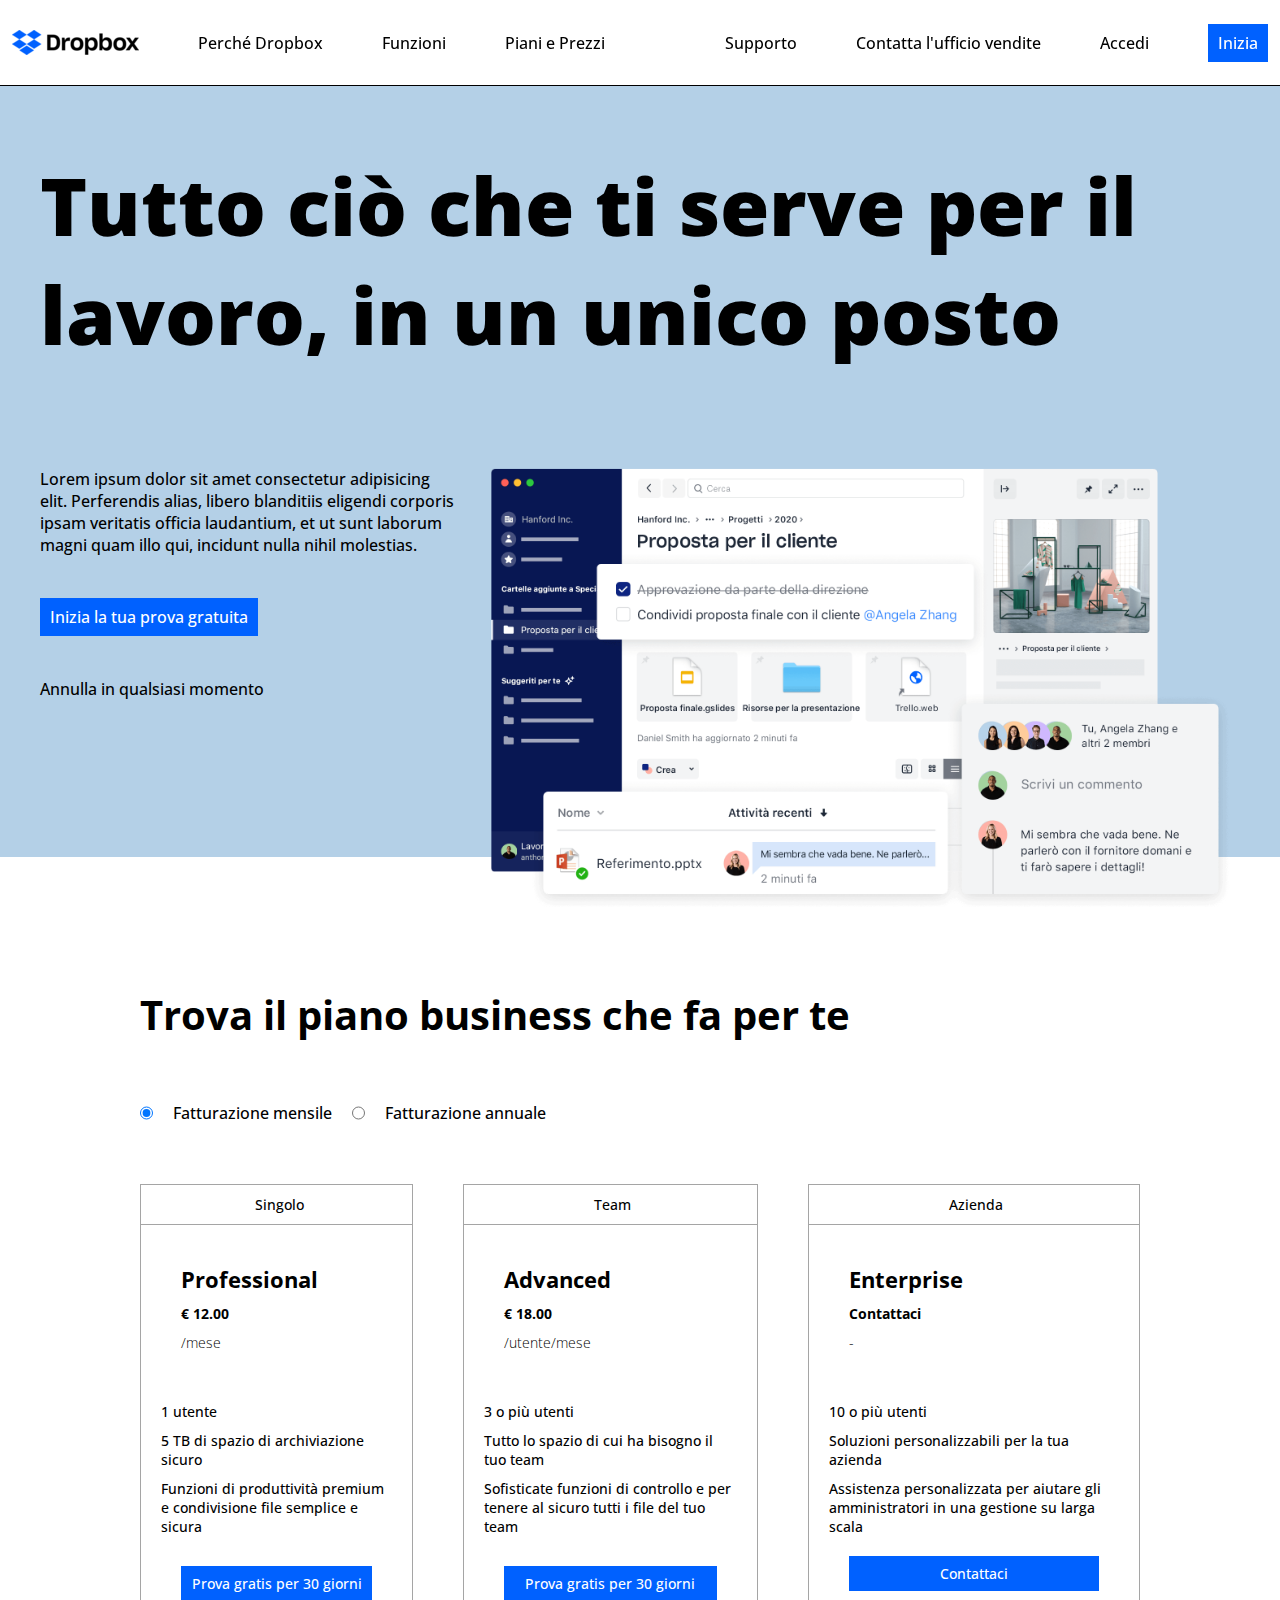
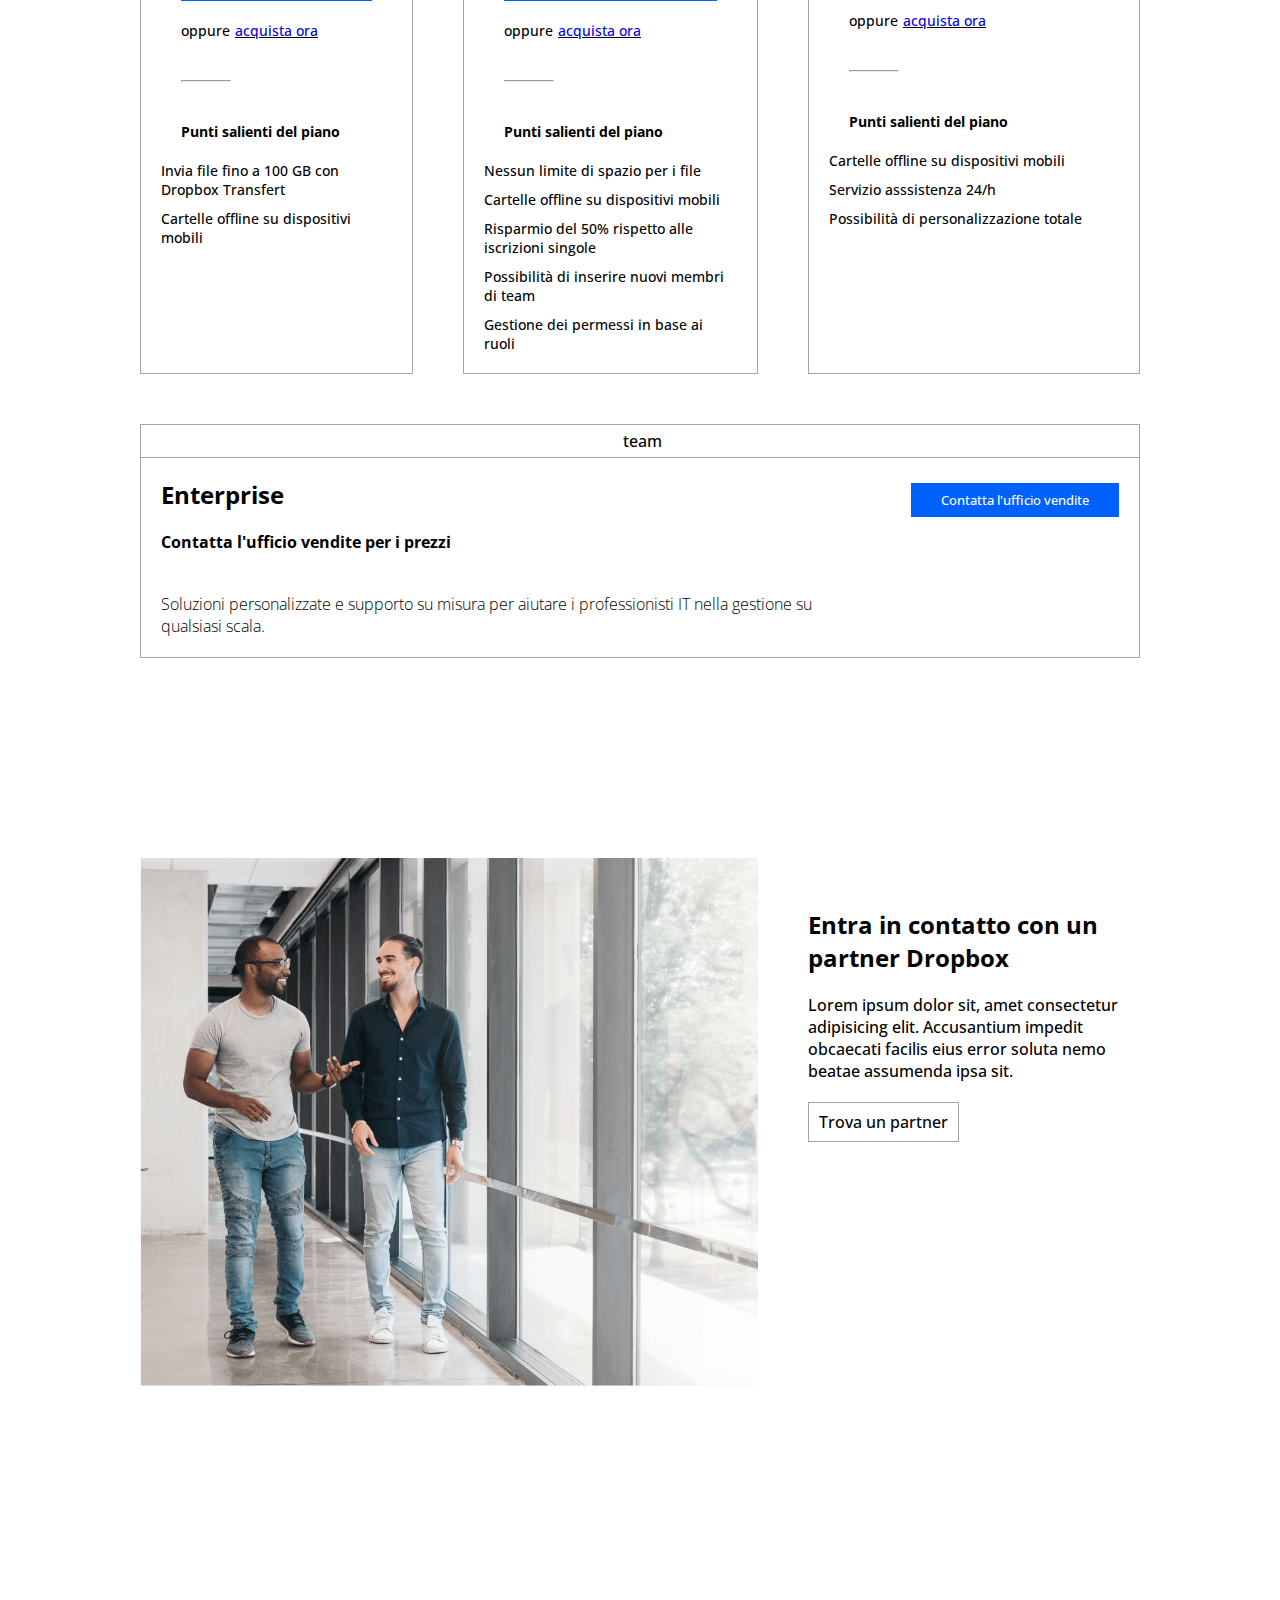
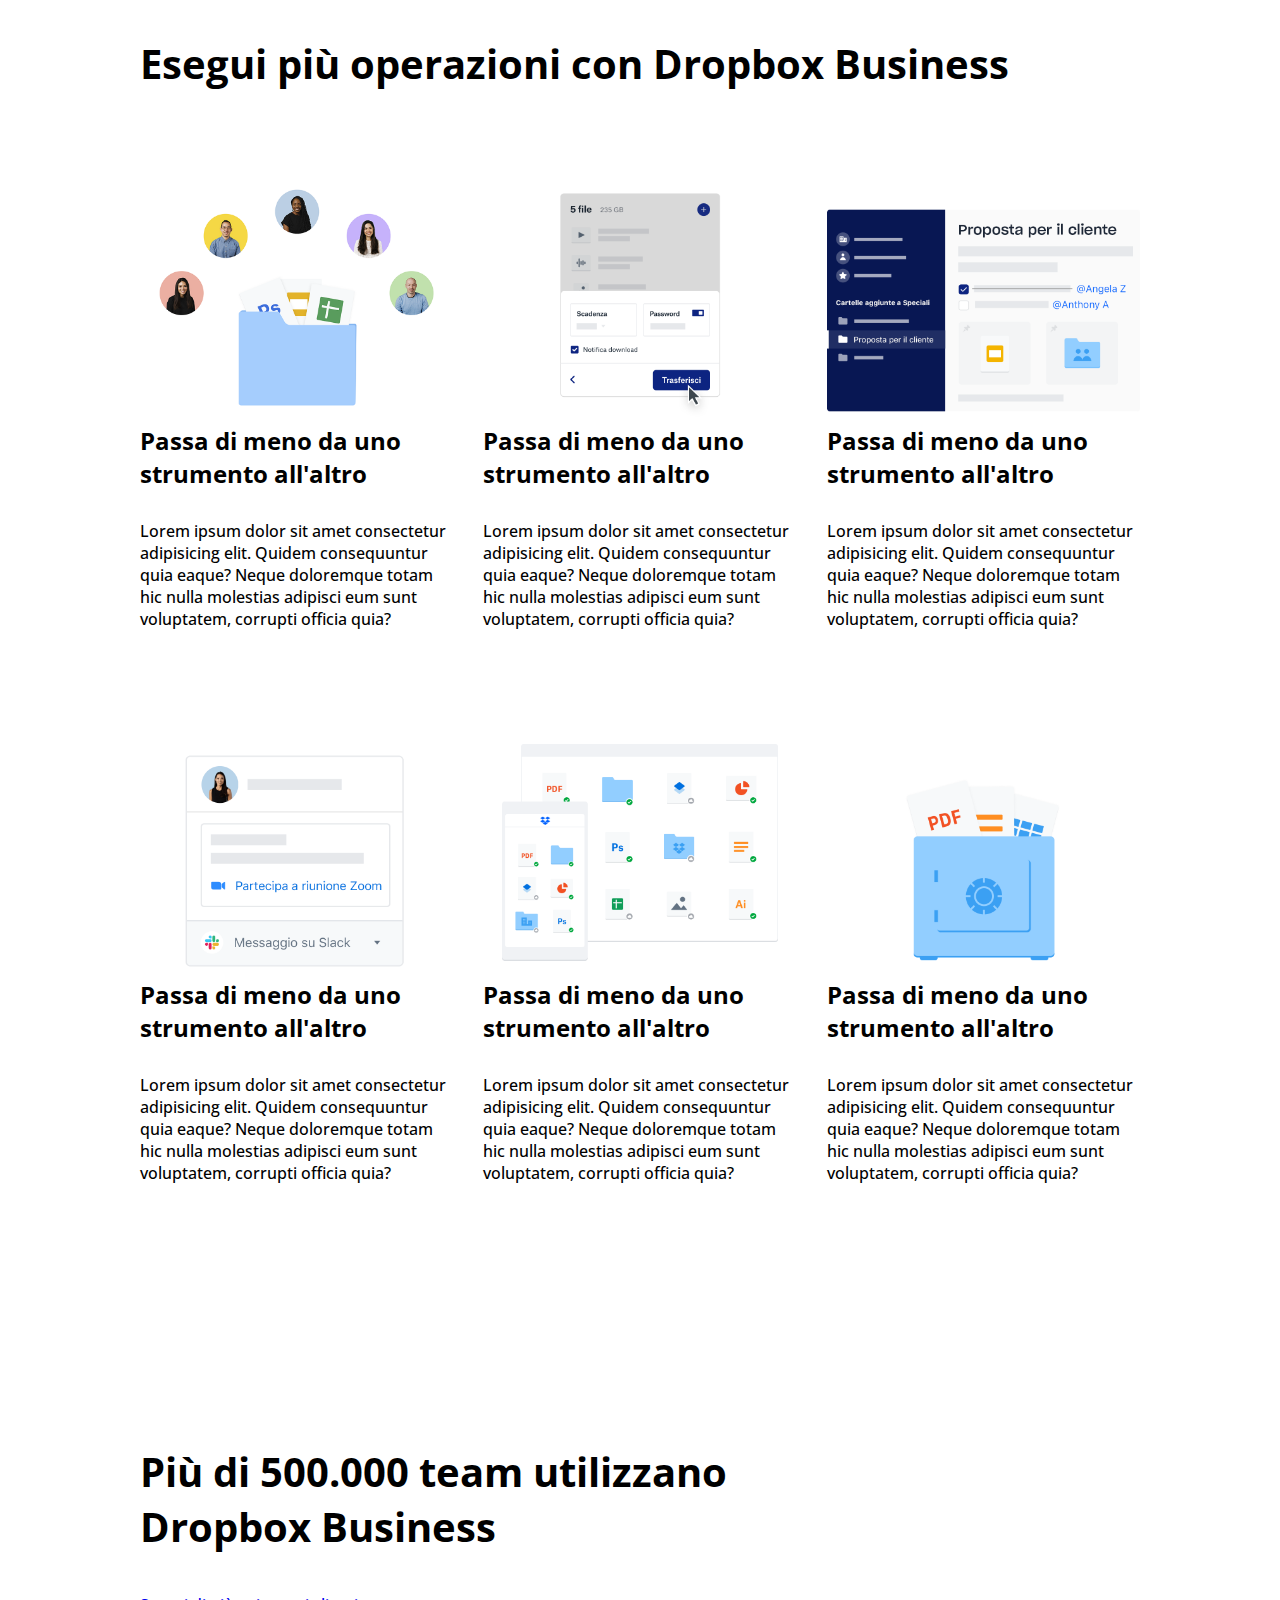
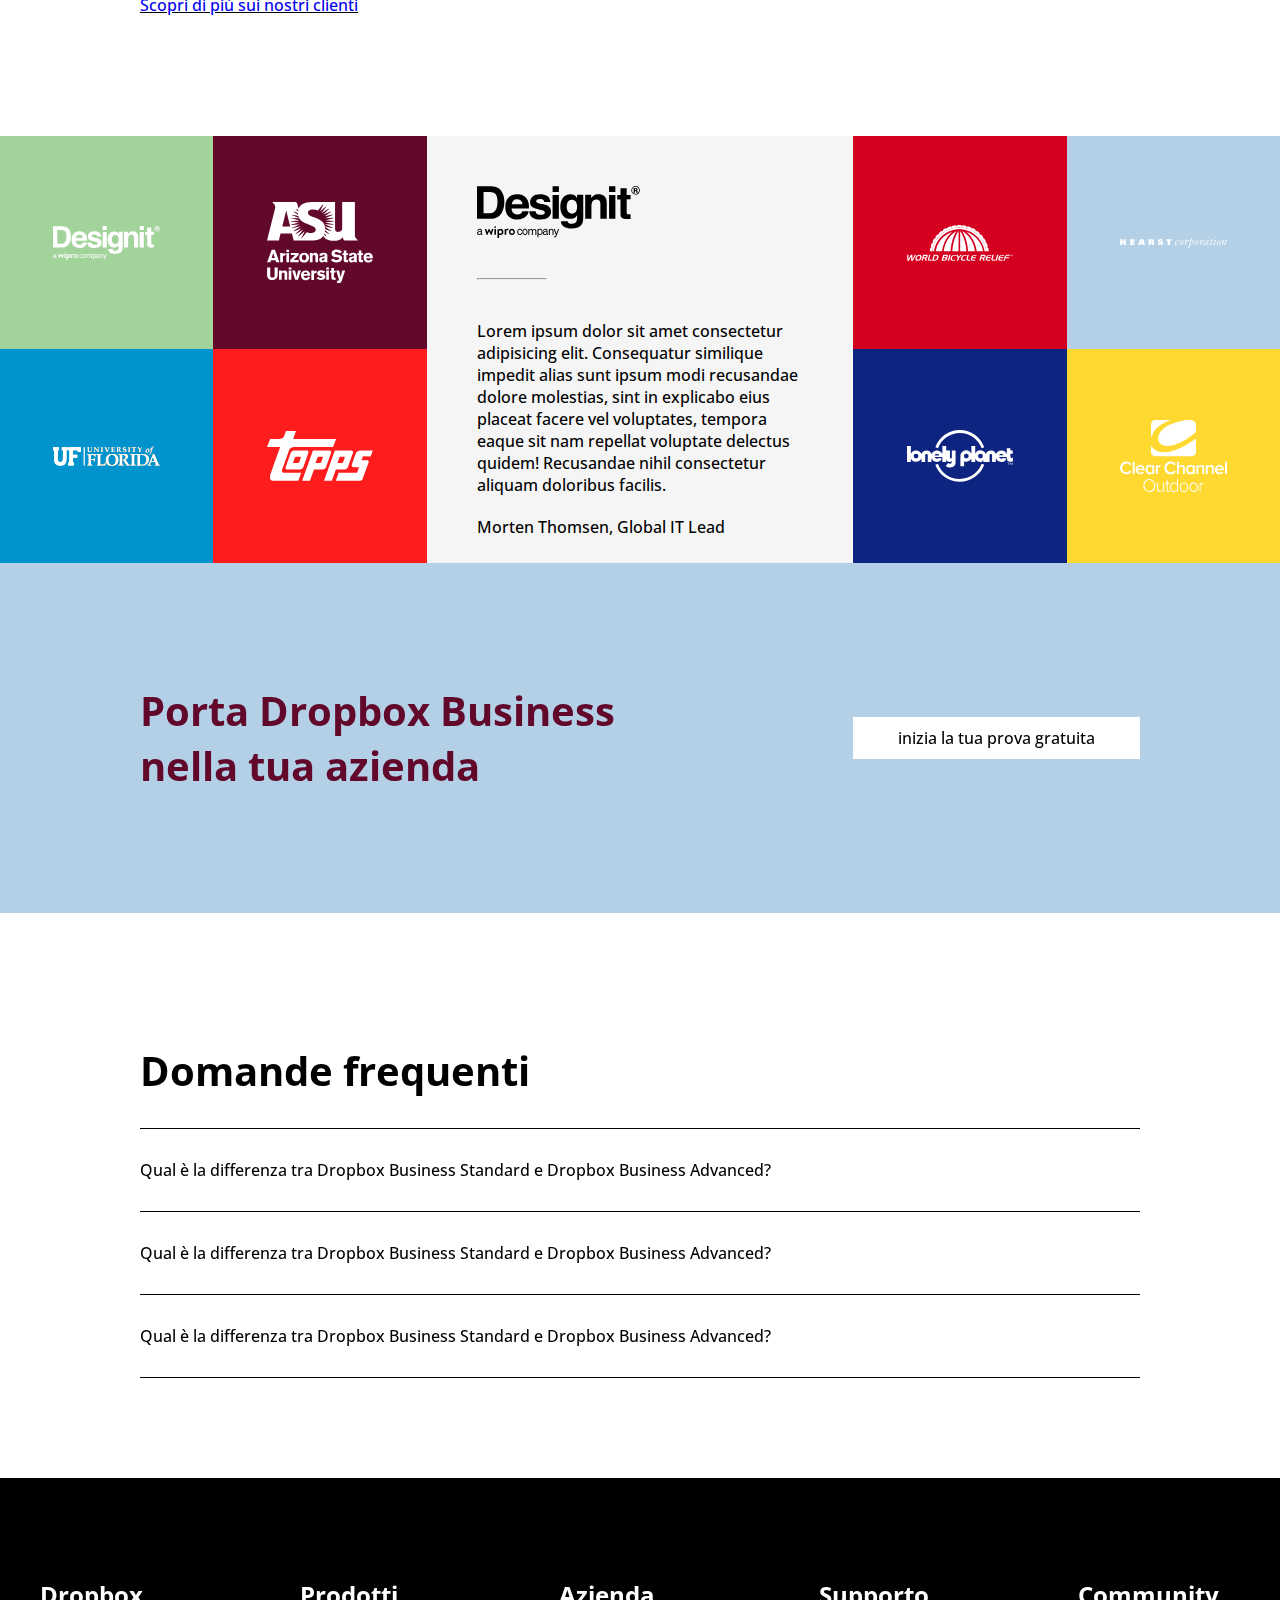
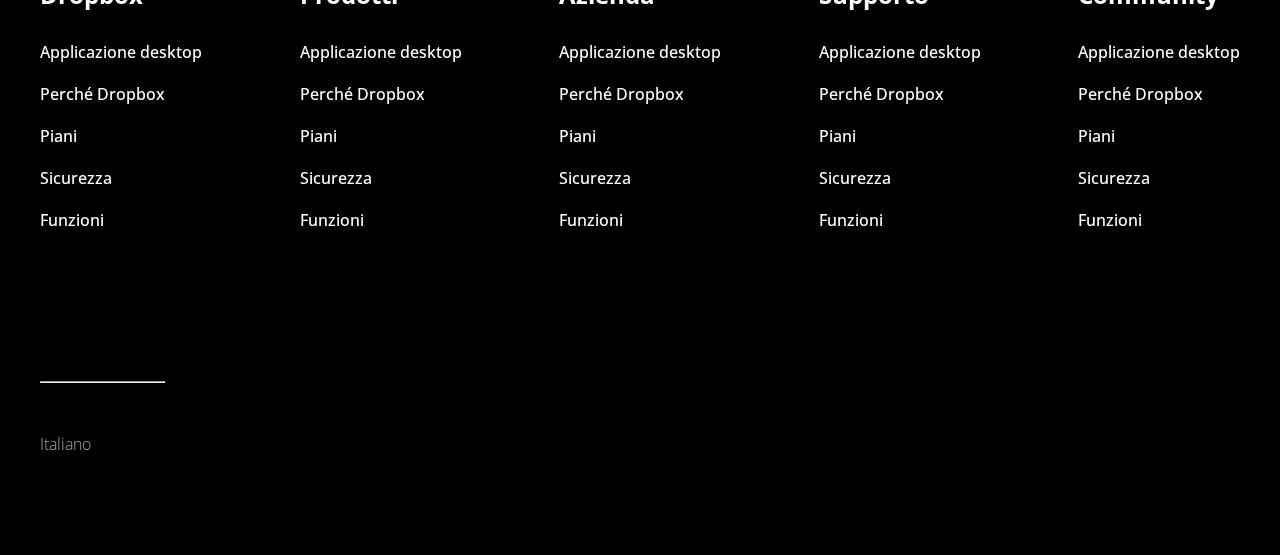
<file: index.html>
<!DOCTYPE html>
<html lang="en">

<head>
    <meta charset="UTF-8">
    <meta name="viewport" content="width=device-width, initial-scale=1.0">

    <link rel="preconnect" href="https://fonts.googleapis.com">
    <link rel="preconnect" href="https://fonts.gstatic.com" crossorigin>
    <link href="https://fonts.googleapis.com/css2?family=Open+Sans:ital,wght@0,300..800;1,300..800&display=swap"
        rel="stylesheet">

    <link rel="stylesheet" href="https://cdnjs.cloudflare.com/ajax/libs/font-awesome/6.6.0/css/all.min.css"
        integrity="sha512-Kc323vGBEqzTmouAECnVceyQqyqdsSiqLQISBL29aUW4U/M7pSPA/gEUZQqv1cwx4OnYxTxve5UMg5GT6L4JJg=="
        crossorigin="anonymous" referrerpolicy="no-referrer" />

    <link rel="stylesheet" href="./css/style.css">
    <title>Dropbox</title>
</head>

<body>
    <!-- header -->
    <header>
        <nav class="header-flex debugger">
            <ul class="debugger header-nav-flex">
                <li>
                    <a href="#"><img src="./img/logo-small.png" alt="">
                    </a>
                </li>
                <li>
                    <a href="#" class="show-dropdown">Perché Dropbox</a>
                    <ul class="header-dropdown">
                        <li>ciao</li>
                        <li>wow</li>
                        <li>fico</li>
                    </ul>
                </li>

                <li>
                    <a href="#">Funzioni</a>
                </li>
                <li>
                    <a href="#">Piani e Prezzi</a>
                </li>
            </ul>
            <ul class="debugger header-nav-flex">
                <li><a href="#">Supporto</a></li>
                <li><a href="#">Contatta l'ufficio vendite</a></li>
                <li><a href="#">Accedi</a></li>
                <li><a href="#"><span class="btn font-white">Inizia</span></a></li>
            </ul>
        </nav>
    </header>
    <main>
        <!-- jumbo -->
        <div id="jumbo" class="debugger pad-section">
            <section class="container-big debugger">
                <h1>
                    Tutto ciò che ti serve per il lavoro, in un unico posto
                </h1>
                <div class="panel-relative  d-flex debugger ">
                    <div class="panel-text-row debugger d-flex col-flex gap-hard">
                        <p>Lorem ipsum dolor sit amet consectetur adipisicing elit. Perferendis alias, libero blanditiis
                            eligendi corporis ipsam veritatis officia laudantium, et ut sunt laborum magni quam illo
                            qui, incidunt nulla nihil molestias.
                        </p>
                        <a href="#"><span class="btn ">Inizia la tua prova gratuita</span></a>
                        <p>Annulla in qualsiasi momento</p>
                        <span class="font-size-big font-weight-hard text-col-inherit"><a href="#business-plan"><i
                                    class="fa-solid fa-arrow-down"></i></a></span>
                    </div>
                    <div class="panel-img-row debugger">
                        <img src="./img/jumbo.png" alt="">
                    </div>
                </div>
            </section>
        </div>
        <!-- business-plan -->
        <div id="business-plan" class="debugger pad-section">
            <section class="har-mar-t-b container-small debugger">
                <h2 class="med-padding-t-b">Trova il piano business che fa per te</h2>
                <div class="d-flex gap-soft debugger med-padding-t-b ">
                    <input type="radio" name="mensile" id="mensile" checked>
                    <label for="mensile">Fatturazione mensile</label>
                    <input type="radio" name="annuale" id="annuale">
                    <label for="annuale">Fatturazione annuale</label>
                </div>
                <!-- container -->
                <div class="container-panel d-flex gap-hard debugger little-margin-bottom med-padding-t-b ">
                    <!-- container-1 -->
                    <div class="little-panel debugger">
                        <div class="top-panel-border debugger d-flex ali-cen gap-even-softer softer-padding-t-b">
                            <i class="fa-solid fa-user"></i>Singolo
                        </div>
                        <div class="little-padding">
                            <ul class="d-flex col-flex gap-softer little-padding debugger">
                                <li>
                                    <h3 class="">Professional</h3>
                                </li>
                                <li><span class="font-weight-hard">€ 12.00</span></li>
                                <li><span class="font-weight-light">/mese</span></li>
                            </ul>
                            <ul class="fa-ul d-flex col-flex gap-softer debugger pad-col-bus-plan">
                                <li><span class="fa-li"><i class="fa-solid fa-user"></i></span>1 utente</li>
                                <li><span class="fa-li"><i class="fa-solid fa-folder"></i></span>5 TB di spazio di
                                    archiviazione sicuro</li>
                                <li><span class="fa-li"><i class="fa-solid fa-share-nodes"></i></span>Funzioni di
                                    produttività premium e condivisione file semplice e sicura</li>
                            </ul>
                            <div class="d-flex col-flex little-padding gap-soft pad-col-bus-plan debugger">
                                <a href="#"class="btn">Prova gratis per 30 giorni</a>
                                <div class="d-flex gap-even-softer">
                                    oppure <span class="a-text-und-blue"><a href="#">acquista ora</a></span>
                                </div>
                            </div>
                            <div class="line-b-p hr-space lit-padding-t-b">
                                <hr>
                            </div>
                            <div class="debugger">
                                <h4 class="little-padding">Punti salienti del piano</h4>
                                <ul class="fa-ul d-flex col-flex gap-softer debugger">
                                    <li><span class="fa-li"><i class="fa-solid fa-check color-blue"></i></span>Invia
                                        file fino a 100 GB con Dropbox Transfert</li>
                                    <li><span class="fa-li"><i class="fa-solid fa-check color-blue"></i></span>Cartelle
                                        offline su dispositivi mobili</li>
                                </ul>
                            </div>
                        </div>

                    </div>
                    <!-- container-2 -->
                    <div class="little-panel debugger">
                        <div class="top-panel-border debugger d-flex ali-cen gap-even-softer softer-padding-t-b">
                            <i class="fa-solid fa-users"></i>Team
                        </div>
                        <div class="little-padding">
                            <ul class="d-flex col-flex gap-softer little-padding debugger">
                                <li>
                                    <h3 class="">Advanced</h3>
                                </li>
                                <li><span class="font-weight-hard">€ 18.00</span></li>
                                <li><span class="font-weight-light">/utente/mese</span></li>
                            </ul>
                            <ul class="fa-ul d-flex col-flex gap-softer debugger pad-col-bus-plan">
                                <li><span class="fa-li"><i class="fa-solid fa-users"></i></span>3 o più utenti</li>
                                <li><span class="fa-li"><i class="fa-solid fa-folder"></i></span>Tutto lo spazio di cui
                                    ha bisogno il tuo team</li>
                                <li><span class="fa-li"><i class="fa-solid fa-share-nodes"></i></span>Sofisticate
                                    funzioni di controllo e per tenere al sicuro tutti i file del tuo team</li>
                            </ul>
                            <div class="d-flex col-flex little-padding gap-soft pad-col-bus-plan debugger">
                                <a href="#"class="btn">Prova gratis per 30 giorni</a>
                                <div class="d-flex gap-even-softer">
                                    oppure <span class="a-text-und-blue"><a href="#">acquista ora</a></span>
                                </div>
                            </div>
                            <div class="line-b-p hr-space lit-padding-t-b">
                                <hr>
                            </div>
                            <div class="debugger">
                                <h4 class="little-padding">Punti salienti del piano</h4>
                                <ul class="fa-ul d-flex col-flex gap-softer debugger">
                                    <li><span class="fa-li"><i class="fa-solid fa-check color-blue"></i></span>Nessun
                                        limite di spazio per i file</li>
                                    <li><span class="fa-li"><i class="fa-solid fa-check color-blue"></i></span>Cartelle
                                        offline su dispositivi mobili</li>
                                    <li><span class="fa-li"><i class="fa-solid fa-check color-blue"></i></span>Risparmio
                                        del 50% rispetto alle iscrizioni singole</li>
                                    <li><span class="fa-li"><i
                                                class="fa-solid fa-check color-blue"></i></span>Possibilità di inserire
                                        nuovi membri di team</li>
                                    <li><span class="fa-li"><i class="fa-solid fa-check color-blue"></i></span>Gestione
                                        dei permessi in base ai ruoli</li>
                                </ul>
                            </div>
                        </div>

                    </div>
                    <!-- container-3 -->
                    <div class="little-panel debugger">
                        <div class="top-panel-border debugger d-flex ali-cen gap-even-softer softer-padding-t-b">
                            <i class="fa-solid fa-building"></i>Azienda
                        </div>
                        <div class="little-padding">
                            <ul class="d-flex col-flex gap-softer little-padding debugger">
                                <li>
                                    <h3 class="">Enterprise</h3>
                                </li>
                                <li><span class="font-weight-hard">Contattaci</span></li>
                                <li><span class="font-weight-light">-</span></li>
                            </ul>
                            <ul class="fa-ul d-flex col-flex gap-softer debugger pad-col-bus-plan">
                                <li><span class="fa-li"><i class="fa-solid fa-user"></i></span>10 o più utenti</li>
                                <li><span class="fa-li"><i class="fa-solid fa-folder"></i></span>Soluzioni
                                    personalizzabili per la tua azienda</li>
                                <li><span class="fa-li"><i class="fa-solid fa-share-nodes"></i></span>Assistenza
                                    personalizzata per aiutare gli amministratori in una gestione su larga scala</li>
                            </ul>
                            <div class="d-flex col-flex little-padding gap-soft debugger">
                                <a href="#"class="btn">Contattaci</a>
                                <div class="d-flex gap-even-softer">
                                    oppure <span class="a-text-und-blue"><a href="#">acquista ora</a></span>
                                </div>
                            </div>
                            <div class="line-b-p hr-space lit-padding-t-b">
                                <hr>
                            </div>
                            <div class="debugger">
                                <h4 class="little-padding">Punti salienti del piano</h4>
                                <ul class="fa-ul d-flex col-flex gap-softer debugger">
                                    <li><span class="fa-li"><i class="fa-solid fa-check color-blue"></i></span>Cartelle
                                        offline su dispositivi mobili</li>
                                    <li><span class="fa-li"><i class="fa-solid fa-check color-blue"></i></span>Servizio
                                        asssistenza 24/h</li>
                                    <li><span class="fa-li"><i
                                                class="fa-solid fa-check color-blue"></i></span>Possibilità di
                                        personalizzazione totale</li>
                                </ul>
                            </div>
                        </div>

                    </div>
                </div>
                <!-- box-enterprise -->
                <div class="box-b-plan debugger border">
                    <div class="d-flex just-center border-bottom debugger ali-cen gap-even-softer even-lit-padding-t-b">
                        <i class="fa-solid fa-building"></i>team
                    </div>
                    <div class="d-flex spa-bet debugger little-padding">
                        <section class="debugger d-flex col-flex gap-soft">
                            <h3>Enterprise</h3>
                            <span class="font-weight-hard">Contatta l'ufficio vendite per i prezzi</span>
                        </section>
                        <div class="debugger little-padding-top">
                            <a href="" class="btn font-size-small btn-longer">Contatta l'ufficio vendite</a>
                        </div>
                    </div>
                    <div class="box-enterprise-p debugger little-padding">
                        <p class="font-weight-light">Soluzioni personalizzate e supporto su misura per aiutare i
                            professionisti IT nella gestione
                            su qualsiasi scala.
                        </p>
                    </div>
                </div>
            </section>
        </div>
        <!-- contact -->
        <div id="contact" class="debugger pad-section">
            <div class="har-mar-t-b container-small d-flex debugger row-reverse gap-hard">
                <div class="d-flex col-flex gap-soft panel-text-row debugger harder-padding-top-bot">
                    <h3>Entra in contatto con un partner Dropbox</h3>
                    <p>Lorem ipsum dolor sit, amet consectetur adipisicing elit. Accusantium impedit obcaecati
                        facilis eius error soluta nemo beatae assumenda ipsa sit.</p>
                    <a href="#" class="btn btn-white btn-border-grey d-flex ali-self-start">Trova un partner</a>
                </div>
                <div class="panel-img-row debugger">
                    <img src="./img/partner.png" alt="">
                </div>
            </div>
        </div>
        <!-- operation -->
        <div id="operation" class="debugger pad-section">
            <section class="container-small har-mar-t-b debugger">
                <h2 class="hard-padding-b">Esegui più operazioni con Dropbox Business</h2>
                <div class="container-panel-6 d-flex row-wrap spa-bet debugger gap-even-softer">
                    <!-- little-container-1 -->
                    <div class="panel-col-6 debugger">
                        <div class="panel-img-col">
                            <img src="./img/business-feature-switching-tools.png" alt="">
                        </div>
                        <div class="panel-text-col debugger">
                            <h3>
                                Passa di meno da uno strumento all'altro
                            </h3>
                            <p class="little-padding-top">Lorem ipsum dolor sit amet consectetur adipisicing elit.
                                Quidem consequuntur quia eaque? Neque doloremque totam hic nulla molestias adipisci eum
                                sunt voluptatem, corrupti officia quia?</p>
                        </div>
                    </div>
                    <!-- little-container-2 -->
                    <div class="panel-col-6 debugger">
                        <div class="panel-img-col">
                            <img src="./img/business-feature-send-files-it.png" alt="">
                        </div>
                        <div class="panel-text-col debugger">
                            <h3>
                                Passa di meno da uno strumento all'altro
                            </h3>
                            <p class="little-padding-top">Lorem ipsum dolor sit amet consectetur adipisicing elit.
                                Quidem consequuntur quia eaque? Neque doloremque totam hic nulla molestias adipisci eum
                                sunt voluptatem, corrupti officia quia?</p>
                        </div>
                    </div>
                    <!-- little-container-3 -->
                    <div class="panel-col-6 debugger">
                        <div class="panel-img-col">
                            <img src="./img/business-feature-coordinate-it.png" alt="">
                        </div>
                        <div class="panel-text-col debugger">
                            <h3>
                                Passa di meno da uno strumento all'altro
                            </h3>
                            <p class="little-padding-top">Lorem ipsum dolor sit amet consectetur adipisicing elit.
                                Quidem consequuntur quia eaque? Neque doloremque totam hic nulla molestias adipisci eum
                                sunt voluptatem, corrupti officia quia?</p>
                        </div>
                    </div>
                    <!-- little-container-4 -->
                    <div class="panel-col-6 debugger">
                        <div class="panel-img-col">
                            <img src="./img/business-feature-integrations-it.png" alt="">
                        </div>
                        <div class="panel-text-col debugger">
                            <h3>
                                Passa di meno da uno strumento all'altro
                            </h3>
                            <p class="little-padding-top">Lorem ipsum dolor sit amet consectetur adipisicing elit.
                                Quidem consequuntur quia eaque? Neque doloremque totam hic nulla molestias adipisci eum
                                sunt voluptatem, corrupti officia quia?</p>
                        </div>
                    </div>
                    <!-- little-container-5 -->
                    <div class="panel-col-6 debugger">
                        <div class="panel-img-col">
                            <img src="./img/business-feature-multi-device.png" alt="">
                        </div>
                        <div class="panel-text-col debugger">
                            <h3>
                                Passa di meno da uno strumento all'altro
                            </h3>
                            <p class="little-padding-top">Lorem ipsum dolor sit amet consectetur adipisicing elit.
                                Quidem consequuntur quia eaque? Neque doloremque totam hic nulla molestias adipisci eum
                                sunt voluptatem, corrupti officia quia?</p>
                        </div>
                    </div>
                    <!-- little-container-6 -->
                    <div class="panel-col-6 debugger">
                        <div class="panel-img-col">
                            <img src="./img/business-feature-security.png" alt="">
                        </div>
                        <div class="panel-text-col debugger">
                            <h3>
                                Passa di meno da uno strumento all'altro
                            </h3>
                            <p class="little-padding-top">Lorem ipsum dolor sit amet consectetur adipisicing elit.
                                Quidem consequuntur quia eaque? Neque doloremque totam hic nulla molestias adipisci eum
                                sunt voluptatem, corrupti officia quia?</p>
                        </div>
                    </div>
                </div>
            </section>
        </div>
        <!-- find-more -->
        <section class="container-small debugger har-mar-t-b pad-section">
            <div class="w-width-findmore debugger d-flex col-flex gap-soft">
                <h2>Più di 500.000 team utilizzano Dropbox Business</h2>
                <span class="text-underline lit-padding-t-b"><a href="#">Scopri di più sui nostri clienti</a></span>
            </div>
        </section>
        <!-- icon-box -->
        <div class="icon-box-container d-flex debugger">
            <div class="icon-box d-flex row-wrap debugger">
                <div class="debugger icon" id="design-wipro-icon"><img src="./img/designit.svg" alt="logo hearst"></div>
                <div class="debugger icon" id="asu"><img src="./img/arizona_state_university.svg" alt="logo hearst">
                </div>
                <div class="debugger icon" id="florida"><img src="./img/university_of_florida.svg" alt="logo hearst">
                </div>
                <div class="debugger icon" id="topps"><img src="./img/topps.svg" alt="logo hearst"></div>
            </div>
            <div class="icon-center-box d-flex col-flex gap-soft debugger ">
                <div class="img-icon-center">
                    <img src="./img/designit.svg" alt="">
                </div>
                <div class="line-b-p lit-padding-t-b">
                    <hr>
                </div>
                <p>Lorem ipsum dolor sit amet consectetur adipisicing elit. Consequatur similique impedit alias sunt
                    ipsum modi recusandae dolore molestias, sint in explicabo eius placeat facere vel voluptates,
                    tempora eaque sit nam repellat voluptate delectus quidem! Recusandae nihil consectetur aliquam
                    doloribus facilis.
                </p>
                <span>Morten Thomsen, Global IT Lead</span>
            </div>
            <div class="icon-box d-flex row-wrap debugger">
                <div class="debugger icon" id="world-bicycle"><img src="./img/world_bicycle_relief.svg"
                        alt="logo hearst"></div>
                <div class="debugger icon" id="hearst-icon"><img src="./img/hearst_corp.svg" alt="logo hearst"></div>
                <div class="debugger icon" id="lonely-planet"><img src="./img/lonely_planet.svg" alt="logo hearst">
                </div>
                <div class="debugger icon" id="clear-channel"><img src="./img/clear_channel.svg" alt="logo hearst">
                </div>
            </div>
        </div>
        <!-- dropbox-business -->
        <div class="background-jumbo pad-section">
            <div class=" under-icon-box container-small debugger d-flex spa-bet ali-cen">
                <h2 class="w-width-50 debugger color-darkred">Porta Dropbox Business nella tua azienda</h2>

                <a class="btn btn-white" id="btn-dropbox-business" href="#">inizia la tua prova gratuita</a>
            </div>
        </div>
        <!-- faq -->
        <section class="har-mar-t-b container-small debugger pad-section">
            <h2 class="faq-row border-bot">Domande frequenti</h2>
            <div class="faq-row border-bot d-flex spa-bet debugger">
                <div>Qual è la differenza tra Dropbox Business Standard e Dropbox Business Advanced?
                    <div class="faq-arrow-hide">
                        Lorem ipsum dolor sit amet consectetur adipisicing elit. Ut quibusdam voluptatem perspiciatis
                        voluptates, eum quas eaque asperiores enim est soluta a saepe accusamus eveniet ipsum
                        repudiandae doloremque nemo sint id.
                    </div>
                </div>
                <div class="faq-arrow-padding debugger">
                    <i class="fa-solid fa-chevron-down chevron-faq font-weight-hard font-size-small"></i>
                </div>
            </div>
            <div class="faq-row border-bot d-flex spa-bet debugger">
                <div>Qual è la differenza tra Dropbox Business Standard e Dropbox Business Advanced?
                    <div class="faq-arrow-hide">
                        Lorem ipsum dolor sit amet consectetur adipisicing elit. Ut quibusdam voluptatem perspiciatis
                        voluptates, eum quas eaque asperiores enim est soluta a saepe accusamus eveniet ipsum
                        repudiandae doloremque nemo sint id.
                    </div>
                </div>
                <div class="faq-arrow-padding debugger">
                    <i class="fa-solid fa-chevron-down chevron-faq font-weight-hard font-size-small"></i>
                </div>
            </div>
            <div class="faq-row border-bot d-flex spa-bet debugger">
                <div>Qual è la differenza tra Dropbox Business Standard e Dropbox Business Advanced?
                    <div class="faq-arrow-hide">
                        Lorem ipsum dolor sit amet consectetur adipisicing elit. Ut quibusdam voluptatem perspiciatis
                        voluptates, eum quas eaque asperiores enim est soluta a saepe accusamus eveniet ipsum
                        repudiandae doloremque nemo sint id.
                    </div>
                </div>
                <div class="faq-arrow-padding debugger">
                    <i class="fa-solid fa-chevron-down chevron-faq font-weight-hard font-size-small"></i>
                </div>
            </div>
        </section>
    </main>
    <footer>
        <!-- footer -->
        <div class="bubba debugger pad-section">
            <div class="container-big debugger">
                <div class="footer-top d-flex spa-bet debugger">
                    <ul class="d-flex col-flex gap-soft debugger">
                        <li>Dropbox</li>
                        <li><a href="#">Applicazione desktop</a></li>
                        <li><a href="#">Perché Dropbox</a></li>
                        <li><a href="#">Piani</a></li>
                        <li><a href="#">Sicurezza</a></li>
                        <li><a href="#">Funzioni</a></li>
                    </ul>
                    <ul class="d-flex col-flex gap-soft debugger">
                        <li>Prodotti</li>
                        <li><a href="#">Applicazione desktop</a></li>
                        <li><a href="#">Perché Dropbox</a></li>
                        <li><a href="#">Piani</a></li>
                        <li><a href="#">Sicurezza</a></li>
                        <li><a href="#">Funzioni</a></li>
                    </ul>
                    <ul class="d-flex col-flex gap-soft debugger">
                        <li>Azienda</li>
                        <li><a href="#">Applicazione desktop</a></li>
                        <li><a href="#">Perché Dropbox</a></li>
                        <li><a href="#">Piani</a></li>
                        <li><a href="#">Sicurezza</a></li>
                        <li><a href="#">Funzioni</a></li>
                    </ul>
                    <ul class="d-flex col-flex gap-soft debugger">
                        <li>Supporto</li>
                        <li><a href="#">Applicazione desktop</a></li>
                        <li><a href="#">Perché Dropbox</a></li>
                        <li><a href="#">Piani</a></li>
                        <li><a href="#">Sicurezza</a></li>
                        <li><a href="#">Funzioni</a></li>
                    </ul>
                    <ul class="d-flex col-flex gap-soft debugger">
                        <li>Community</li>
                        <li><a href="#">Applicazione desktop</a></li>
                        <li><a href="#">Perché Dropbox</a></li>
                        <li><a href="#">Piani</a></li>
                        <li><a href="#">Sicurezza</a></li>
                        <li><a href="#">Funzioni</a></li>
                    </ul>
                </div>
                <div class="footer-bot debugger">
                    <div class="line-hr-footer hard-padding-b">
                        <hr>
                    </div>
                    <span class="font-weight-light debugger"><i class="fa-solid fa-earth-americas"></i> Italiano <i
                            class="fa-solid fa-caret-up"></i></span>
                </div>
            </div>
        </div>
    </footer>
</body>

</html>
</file>
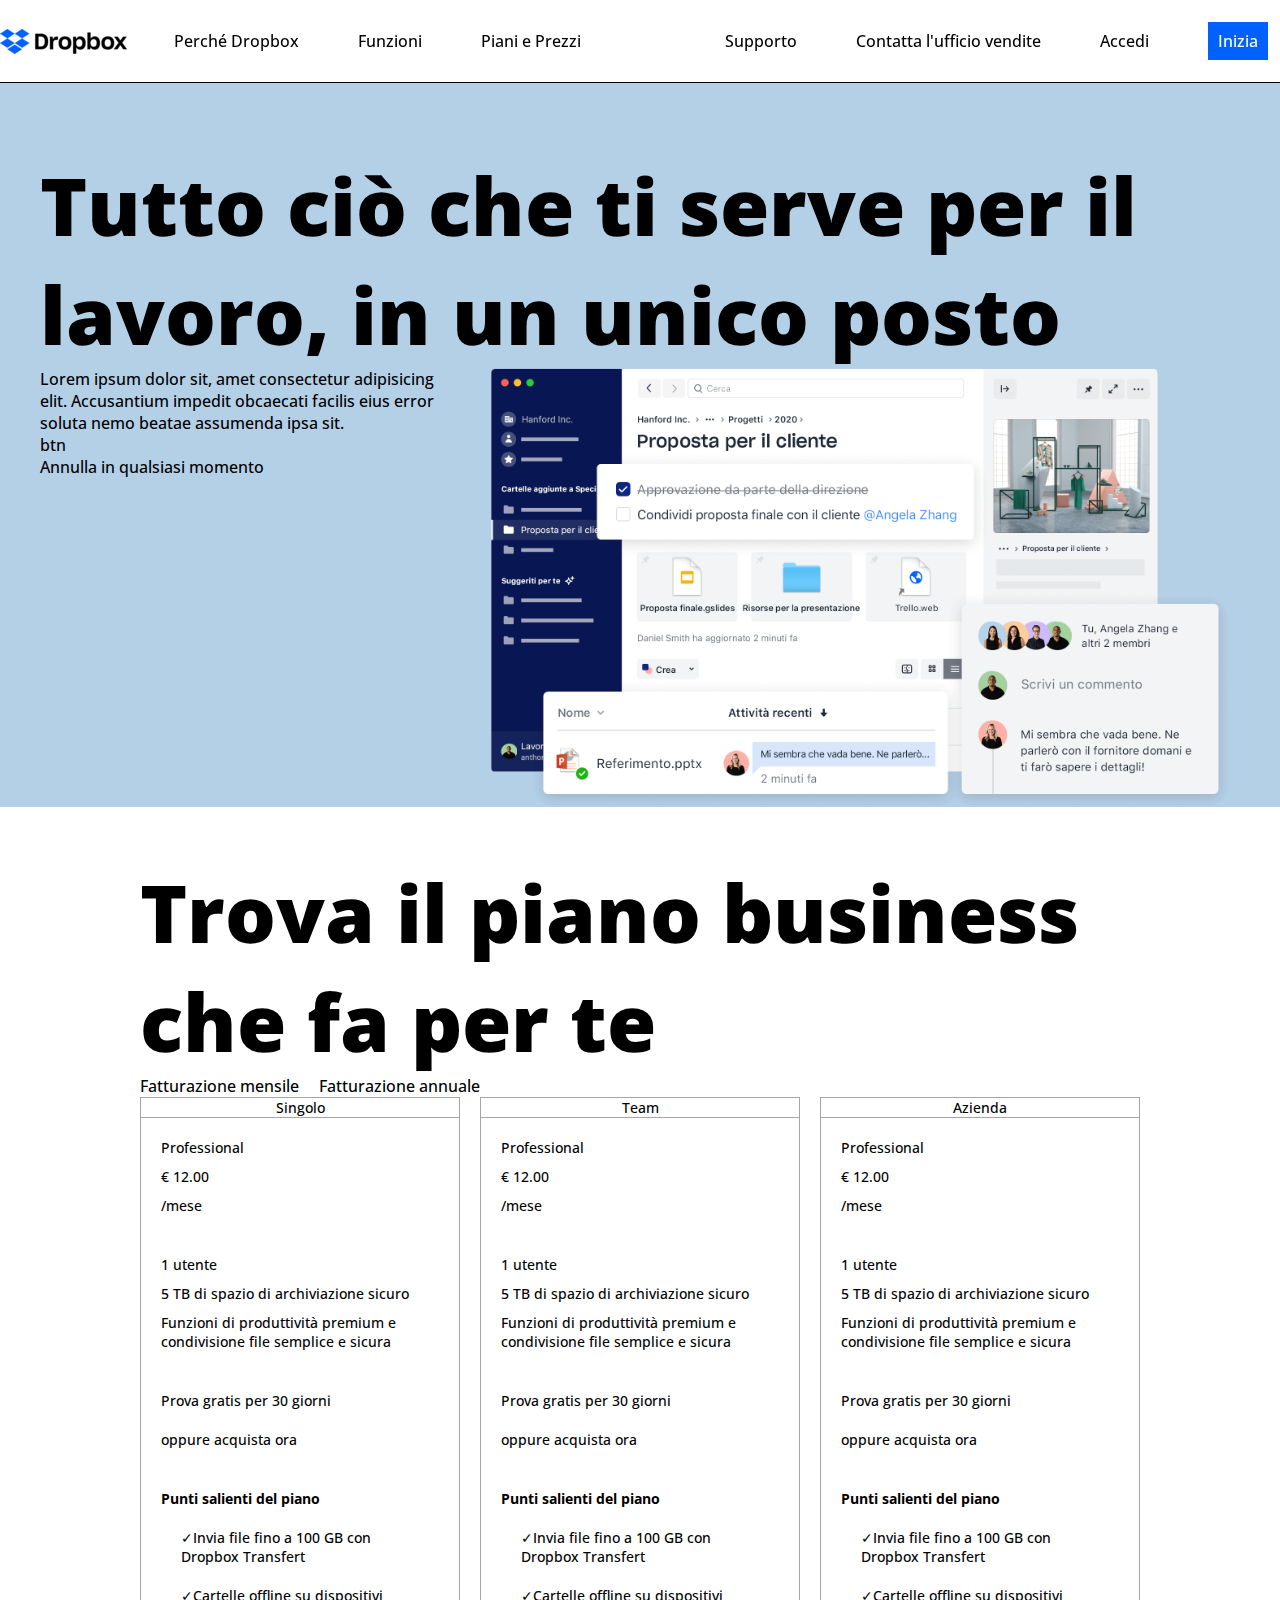
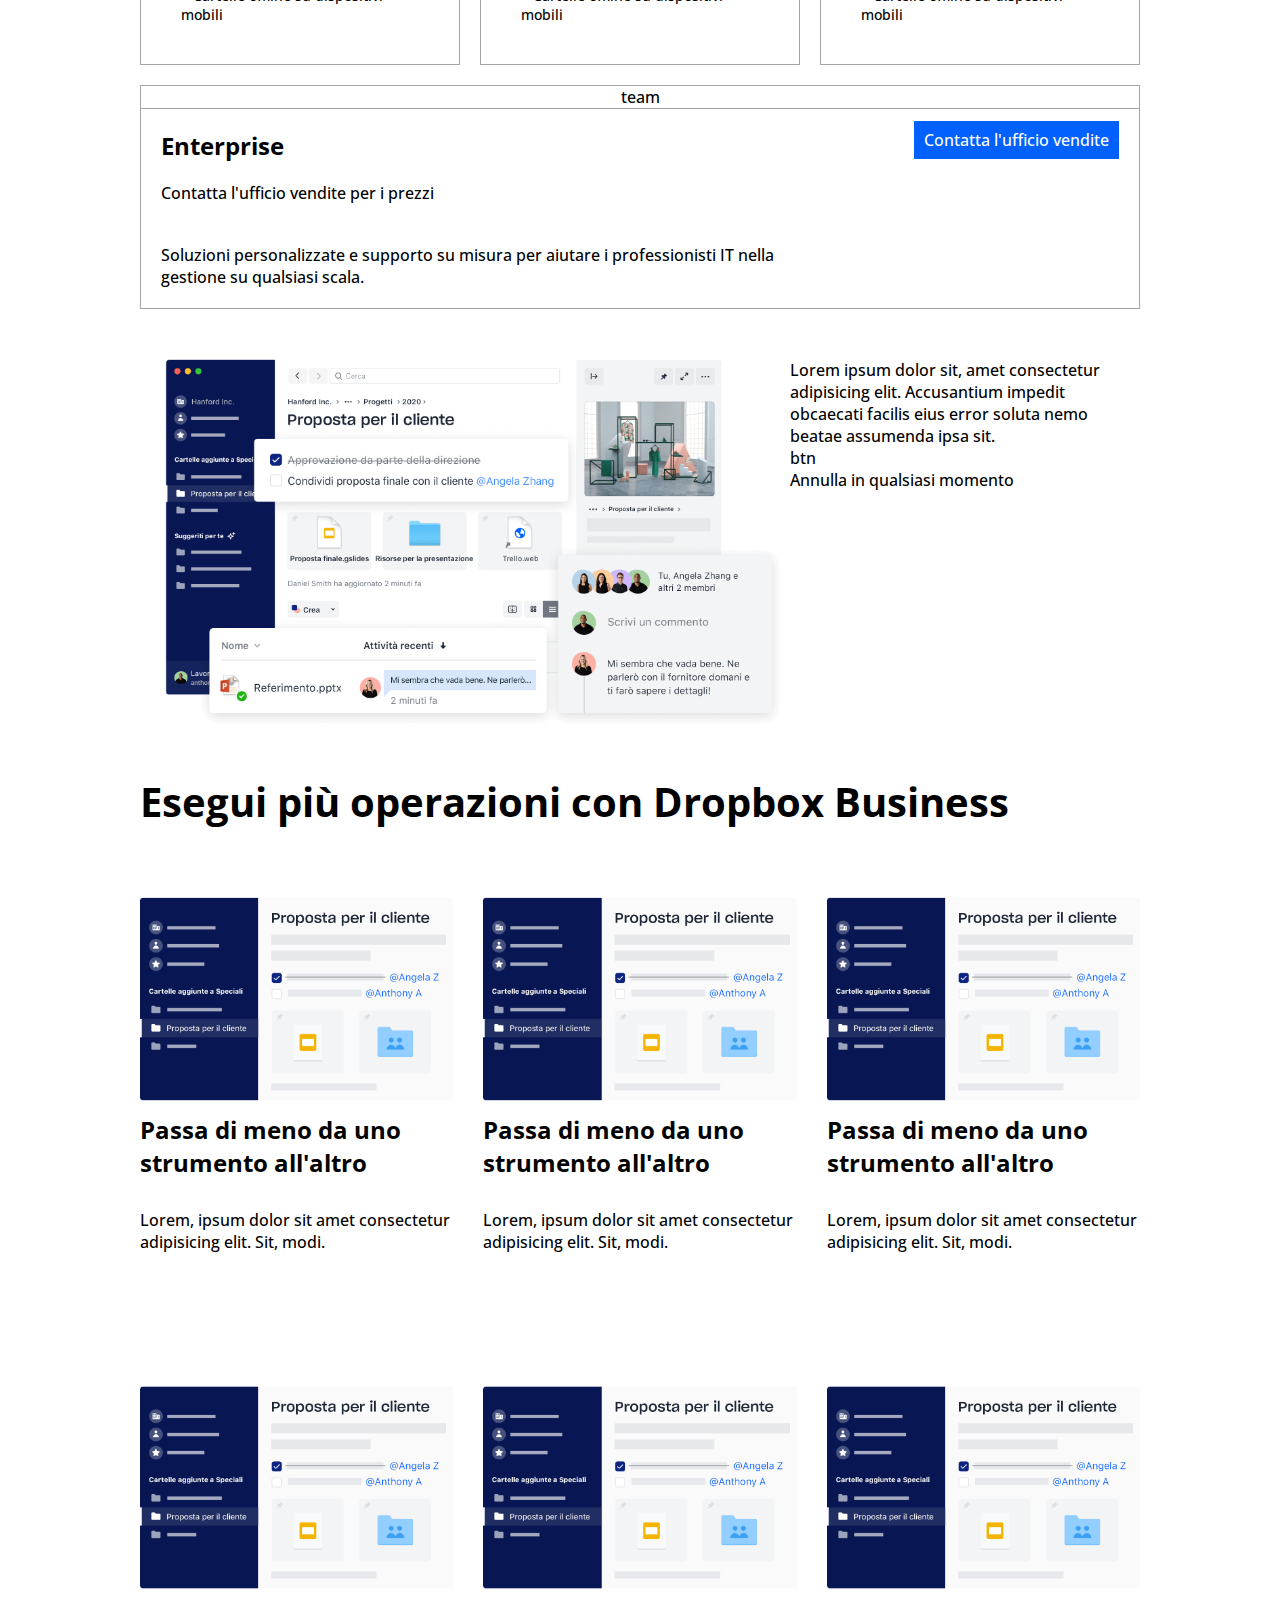
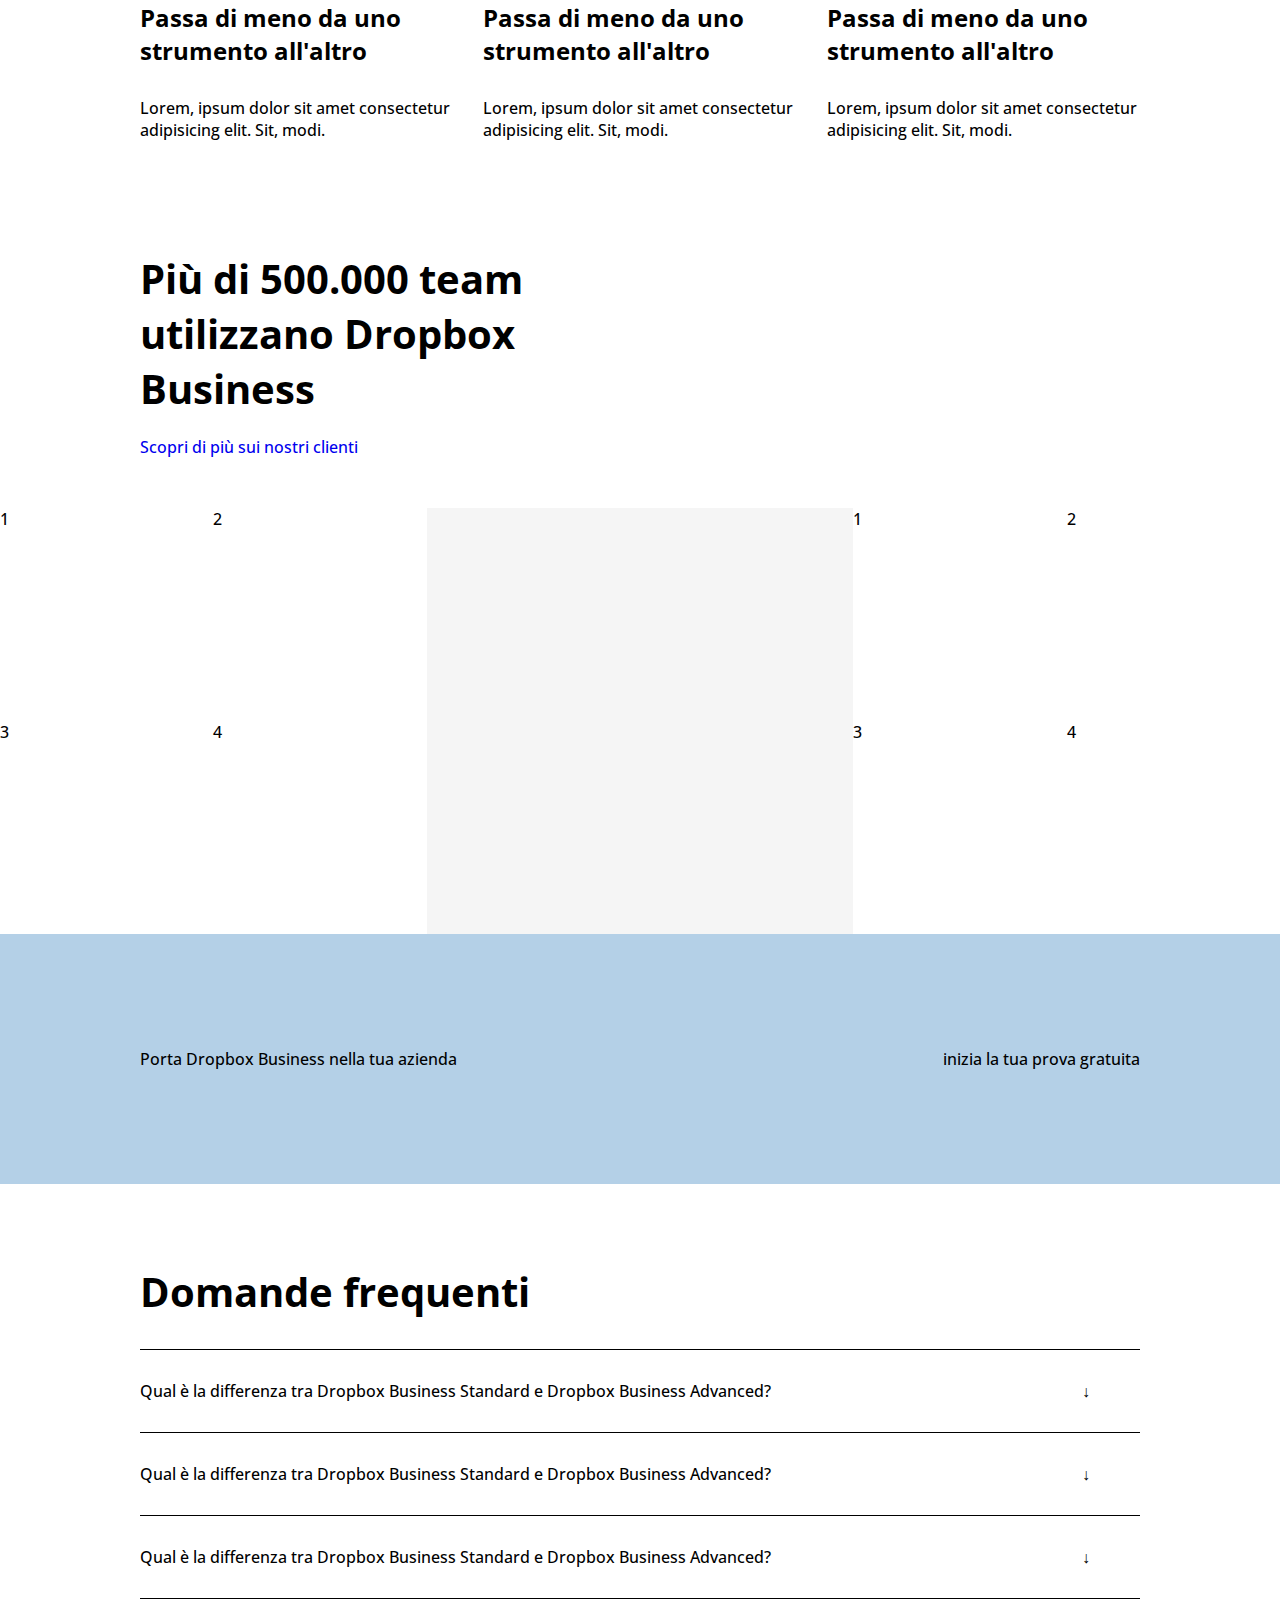
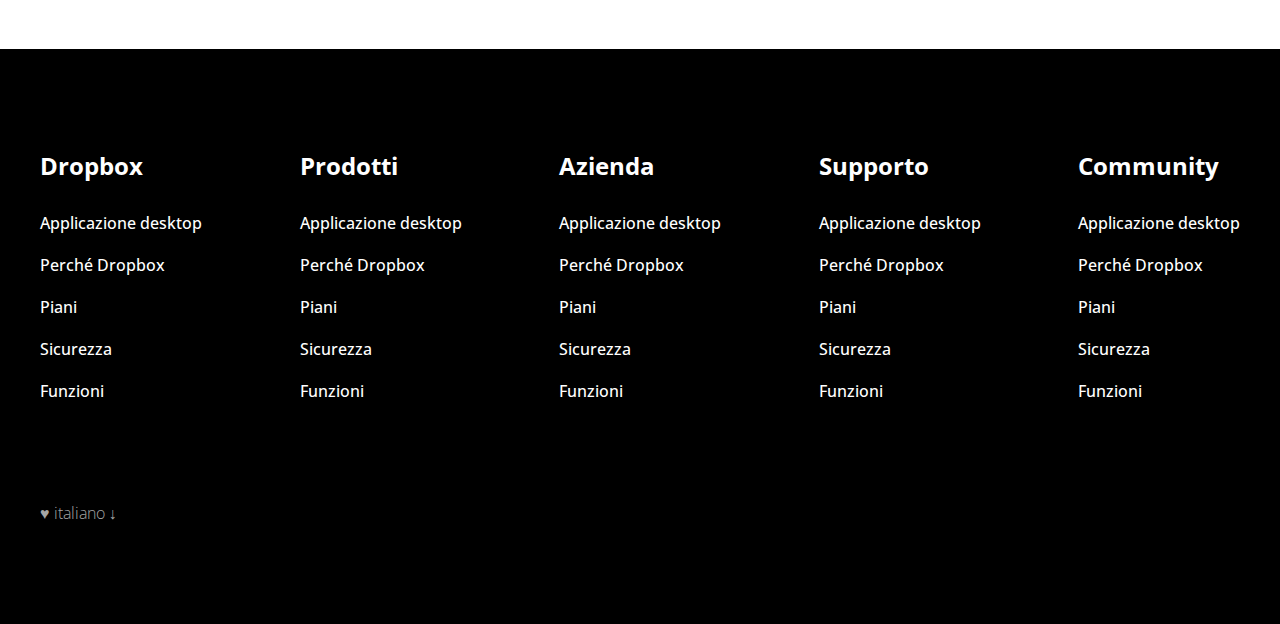
<file: html/index.html>
<!DOCTYPE html>
<html lang="en">

<head>
    <meta charset="UTF-8">
    <meta name="viewport" content="width=device-width, initial-scale=1.0">

    <link rel="preconnect" href="https://fonts.googleapis.com">
    <link rel="preconnect" href="https://fonts.gstatic.com" crossorigin>
    <link href="https://fonts.googleapis.com/css2?family=Open+Sans:ital,wght@0,300..800;1,300..800&display=swap"
        rel="stylesheet">

    <link rel="stylesheet" href="https://cdnjs.cloudflare.com/ajax/libs/font-awesome/6.6.0/css/all.min.css"
        integrity="sha512-Kc323vGBEqzTmouAECnVceyQqyqdsSiqLQISBL29aUW4U/M7pSPA/gEUZQqv1cwx4OnYxTxve5UMg5GT6L4JJg=="
        crossorigin="anonymous" referrerpolicy="no-referrer" />

    <link rel="stylesheet" href="../css/style.css">
    <title>Dropbox</title>
</head>

<body>
    <!-- header -->
    <header>
        <nav class="header-flex debugger">
            <ul class="debugger header-nav-flex">
                <div>
                    <img src="../img/logo-small.png" alt="">
                </div>
                <li><a href="#">Perché Dropbox</a></li>
                <li><a href="#">Funzioni</a></li>
                <li><a href="#">Piani e Prezzi</a></li>
            </ul>
            <ul class="debugger header-nav-flex">
                <li><a href="#">Supporto</a></li>
                <li><a href="#">Contatta l'ufficio vendite</a></li>
                <li><a href="#">Accedi</a></li>
                <li><a href="#"><span class="btn font-white">Inizia</span></a></li>
            </ul>
        </nav>
    </header>
    <main>
        <!-- jumbo -->
        <div id="jumbo" class="debugger">
            <section class="container-big debugger">
                <h1>
                    Tutto ciò che ti serve per il lavoro, in un unico posto
                </h1>
                <div class="d-flex debugger">
                    <div class="panel-text-row debugger">
                        <p>Lorem ipsum dolor sit, amet consectetur adipisicing elit. Accusantium impedit obcaecati
                            facilis eius error soluta nemo beatae assumenda ipsa sit.</p>
                        <span>btn</span>
                        <p>Annulla in qualsiasi momento</p>
                    </div>
                    <div class="panel-img-row debugger">
                        <img src="../img/jumbo.png" alt="">
                    </div>
                </div>
            </section>
        </div>
        <!-- business-plan -->
        <div id="business-plan" class="debugger">
            <section class="har-mar-t-b container-small debugger">
                <h1>Trova il piano business che fa per te</h1>
                <div>
                    <ul class="d-flex gap-soft debugger">
                        <li class="debugger">Fatturazione mensile</li>
                        <li class="debugger">Fatturazione annuale</li>
                    </ul>
                </div>
                <!-- container -->
                <div class="container-panel d-flex gap-soft debugger little-margin-bottom">
                    <!-- container-1 -->
                    <div class="little-panel debugger">
                        <div class="top-panel-border debugger">
                            Singolo
                        </div>
                        <div>
                            <ul class="d-flex col-flex gap-softer little-padding debugger">
                                <li>Professional</li>
                                <li>€ 12.00</li>
                                <li>/mese</li>
                            </ul>
                            <ul class="d-flex col-flex gap-softer little-padding debugger">
                                <li>1 utente</li>
                                <li>5 TB di spazio di archiviazione sicuro</li>
                                <li>Funzioni di produttività premium e condivisione file semplice e sicura</li>
                            </ul>
                            <div class="d-flex col-flex little-padding gap-soft debugger">
                                <span>Prova gratis per 30 giorni</span>
                                oppure acquista ora
                            </div>
                            <div class="line-b-p "></div>
                            <div class="little-padding debugger">
                                <h4>Punti salienti del piano</h4>
                                <ul class="d-flex col-flex little-padding gap-soft debugger">
                                    <li>&check;Invia file fino a 100 GB con Dropbox Transfert</li>
                                    <li>&check;Cartelle offline su dispositivi mobili</li>
                                </ul>
                            </div>
                        </div>

                    </div>
                    <!-- container-2 -->
                    <div class="little-panel debugger debugger">
                        <div class="top-panel-border debugger">
                            Team
                        </div>
                        <div>
                            <ul class="d-flex col-flex gap-softer little-padding debugger">
                                <li>Professional</li>
                                <li>€ 12.00</li>
                                <li>/mese</li>
                            </ul>
                            <ul class="d-flex col-flex gap-softer little-padding debugger">
                                <li>1 utente</li>
                                <li>5 TB di spazio di archiviazione sicuro</li>
                                <li>Funzioni di produttività premium e condivisione file semplice e sicura</li>
                            </ul>
                            <div class="d-flex col-flex little-padding gap-soft debugger">
                                <span>Prova gratis per 30 giorni</span>
                                oppure acquista ora
                            </div>
                            <div class="line-b-p "></div>
                            <div class="little-padding debugger">
                                <h4>Punti salienti del piano</h4>
                                <ul class="d-flex col-flex little-padding gap-soft debugger">
                                    <li>&check;Invia file fino a 100 GB con Dropbox Transfert</li>
                                    <li>&check;Cartelle offline su dispositivi mobili</li>
                                </ul>
                            </div>
                        </div>

                    </div>
                    <!-- container-3 -->
                    <div class="little-panel debugger">
                        <div class="top-panel-border debugger">
                            Azienda
                        </div>
                        <div>
                            <ul class="d-flex col-flex gap-softer little-padding debugger">
                                <li>Professional</li>
                                <li>€ 12.00</li>
                                <li>/mese</li>
                            </ul>
                            <ul class="d-flex col-flex gap-softer little-padding debugger">
                                <li>1 utente</li>
                                <li>5 TB di spazio di archiviazione sicuro</li>
                                <li>Funzioni di produttività premium e condivisione file semplice e sicura</li>
                            </ul>
                            <div class="d-flex col-flex little-padding gap-soft debugger">
                                <span>Prova gratis per 30 giorni</span>
                                oppure acquista ora
                            </div>
                            <div class="line-b-p "></div>
                            <div class="little-padding debugger">
                                <h4>Punti salienti del piano</h4>
                                <ul class="d-flex col-flex little-padding gap-soft debugger">
                                    <li>&check;Invia file fino a 100 GB con Dropbox Transfert</li>
                                    <li>&check;Cartelle offline su dispositivi mobili</li>
                                </ul>
                            </div>
                        </div>

                    </div>
                </div>
                <!-- box-enterprise -->
                <div class="box-b-plan debugger border">
                    <div class="d-flex just-center border-bottom debugger">
                        team
                    </div>
                    <div class="d-flex spa-bet debugger little-padding">
                        <section class="debugger d-flex col-flex gap-soft">
                            <h3>Enterprise</h3>
                            Contatta l'ufficio vendite per i prezzi
                        </section>
                        <div class="debugger">
                            <span class="btn">Contatta l'ufficio vendite</span>
                        </div>
                    </div>
                    <div class="box-enterprise-p debugger little-padding">
                        <p>Soluzioni personalizzate e supporto su misura per aiutare i professionisti IT nella gestione
                            su qualsiasi scala.
                        </p>
                    </div>
                </div>
            </section>
        </div>
        <!-- contact -->
        <div id="contact" class="debugger">
            <div class="har-mar-t-b container-small d-flex debugger row-reverse">
                <div class="panel-text-row debugger">
                    <p>Lorem ipsum dolor sit, amet consectetur adipisicing elit. Accusantium impedit obcaecati
                        facilis eius error soluta nemo beatae assumenda ipsa sit.</p>
                    <span>btn</span>
                    <p>Annulla in qualsiasi momento</p>
                </div>
                <div class="panel-img-row debugger">
                    <img src="../img/jumbo.png" alt="">
                </div>
            </div>
        </div>
        <!-- operation -->
        <div id="operation" class="debugger">
            <section class="container-small har-mar-t-b debugger">
                <h2>Esegui più operazioni con Dropbox Business</h2>
                <div class="container-panel-6 d-flex row-wrap spa-bet gap-even-softer debugger">
                    <!-- little-container-1 -->
                    <div class="panel-col-6 debugger">
                        <div class="panel-img-col">
                            <img src="../img/business-feature-coordinate-it.png" alt="">
                        </div>
                        <div class="panel-text-col debugger">
                            <h3>
                                Passa di meno da uno strumento all'altro
                            </h3>
                            <p class="little-padding-top">Lorem, ipsum dolor sit amet consectetur adipisicing elit. Sit,
                                modi.</p>
                        </div>
                    </div>
                    <!-- little-container-2 -->
                    <div class="panel-col-6 debugger">
                        <div class="panel-img-col">
                            <img src="../img/business-feature-coordinate-it.png" alt="">
                        </div>
                        <div class="panel-text-col debugger">
                            <h3>
                                Passa di meno da uno strumento all'altro
                            </h3>
                            <p class="little-padding-top">Lorem, ipsum dolor sit amet consectetur adipisicing elit. Sit,
                                modi.</p>
                        </div>
                    </div>
                    <!-- little-container-3 -->
                    <div class="panel-col-6 debugger">
                        <div class="panel-img-col">
                            <img src="../img/business-feature-coordinate-it.png" alt="">
                        </div>
                        <div class="panel-text-col debugger">
                            <h3>
                                Passa di meno da uno strumento all'altro
                            </h3>
                            <p class="little-padding-top">Lorem, ipsum dolor sit amet consectetur adipisicing elit. Sit,
                                modi.</p>
                        </div>
                    </div>
                    <!-- little-container-4 -->
                    <div class="panel-col-6 debugger">
                        <div class="panel-img-col">
                            <img src="../img/business-feature-coordinate-it.png" alt="">
                        </div>
                        <div class="panel-text-col debugger">
                            <h3>
                                Passa di meno da uno strumento all'altro
                            </h3>
                            <p class="little-padding-top">Lorem, ipsum dolor sit amet consectetur adipisicing elit. Sit,
                                modi.</p>
                        </div>
                    </div>
                    <!-- little-container-5 -->
                    <div class="panel-col-6 debugger">
                        <div class="panel-img-col">
                            <img src="../img/business-feature-coordinate-it.png" alt="">
                        </div>
                        <div class="panel-text-col debugger">
                            <h3>
                                Passa di meno da uno strumento all'altro
                            </h3>
                            <p class="little-padding-top">Lorem, ipsum dolor sit amet consectetur adipisicing elit. Sit,
                                modi.</p>
                        </div>
                    </div>
                    <!-- little-container-6 -->
                    <div class="panel-col-6 debugger">
                        <div class="panel-img-col">
                            <img src="../img/business-feature-coordinate-it.png" alt="">
                        </div>
                        <div class="panel-text-col debugger">
                            <h3>
                                Passa di meno da uno strumento all'altro
                            </h3>
                            <p class="little-padding-top">Lorem, ipsum dolor sit amet consectetur adipisicing elit. Sit,
                                modi.</p>
                        </div>
                    </div>
                </div>
            </section>
        </div>
        <!-- find-more -->
        <section class="container-small debugger har-mar-t-b">
            <div class="w-width-50 debugger d-flex col-flex gap-soft">
                <h2>Più di 500.000 team utilizzano Dropbox Business</h2>
                <span class=""><a href="#">Scopri di più sui nostri clienti</a></span>
            </div>
        </section>
        <!-- icon-box -->
        <div class="icon-box-container d-flex debugger">
            <div class="icon-box d-flex row-wrap debugger">
                <div class="debugger">1</div>
                <div class="debugger">2</div>
                <div class="debugger">3</div>
                <div class="debugger">4</div>
            </div>
            <div class="icon-center-box debugger">

            </div>
            <div class="icon-box d-flex row-wrap debugger">
                <div class="debugger">1</div>
                <div class="debugger">2</div>
                <div class="debugger">3</div>
                <div class="debugger">4</div>
            </div>
        </div>
        <!-- dropbox-business -->
        <div class="background-jumbo">
            <div class=" under-icon-box container-small debugger d-flex spa-bet ali-cen">
                <p class="w-width-50 debugger">Porta Dropbox Business nella tua azienda</p>
                <div>
                    inizia la tua prova gratuita
                </div>
            </div>
        </div>
        <!-- faq -->
        <section class="har-mar-t-b container-small debugger">
            <h2 class="faq-row border-bot">Domande frequenti</h2>
            <div class="faq-row border-bot d-flex spa-bet debugger">
                <div>Qual è la differenza tra Dropbox Business Standard e Dropbox Business Advanced?
                </div>
                <div class="faq-arrow-padding debugger">
                    &downarrow;
                </div>
            </div>
            <div class="faq-row border-bot d-flex spa-bet debugger">
                <div>Qual è la differenza tra Dropbox Business Standard e Dropbox Business Advanced?
                </div>
                <div class="faq-arrow-padding debugger">
                    &downarrow;
                </div>
            </div>
            <div class="faq-row border-bot d-flex spa-bet debugger">
                <div>Qual è la differenza tra Dropbox Business Standard e Dropbox Business Advanced?
                </div>
                <div class="faq-arrow-padding debugger">
                    &downarrow;
                </div>
            </div>
        </section>
    </main>
    <footer>
        <!-- footer -->
        <div class="harder-padding-top-bot">
            <div class="container-big">
                <div class="footer-top d-flex spa-bet">
                    <ul class="d-flex col-flex gap-soft">
                        <li><a href="#">Dropbox</a></li>
                        <li><a href="#">Applicazione desktop</a></li>
                        <li><a href="#">Perché Dropbox</a></li>
                        <li><a href="#">Piani</a></li>
                        <li><a href="#">Sicurezza</a></li>
                        <li><a href="#">Funzioni</a></li>
                    </ul>
                    <ul class="d-flex col-flex gap-soft">
                        <li><a href="#">Prodotti</a></li>
                        <li><a href="#">Applicazione desktop</a></li>
                        <li><a href="#">Perché Dropbox</a></li>
                        <li><a href="#">Piani</a></li>
                        <li><a href="#">Sicurezza</a></li>
                        <li><a href="#">Funzioni</a></li>
                    </ul>
                    <ul class="d-flex col-flex gap-soft">
                        <li><a href="#">Azienda</a></li>
                        <li><a href="#">Applicazione desktop</a></li>
                        <li><a href="#">Perché Dropbox</a></li>
                        <li><a href="#">Piani</a></li>
                        <li><a href="#">Sicurezza</a></li>
                        <li><a href="#">Funzioni</a></li>
                    </ul>
                    <ul class="d-flex col-flex gap-soft">
                        <li><a href="#">Supporto</a></li>
                        <li><a href="#">Applicazione desktop</a></li>
                        <li><a href="#">Perché Dropbox</a></li>
                        <li><a href="#">Piani</a></li>
                        <li><a href="#">Sicurezza</a></li>
                        <li><a href="#">Funzioni</a></li>
                    </ul>
                    <ul class="d-flex col-flex gap-soft">
                        <li><a href="#">Community</a></li>
                        <li><a href="#">Applicazione desktop</a></li>
                        <li><a href="#">Perché Dropbox</a></li>
                        <li><a href="#">Piani</a></li>
                        <li><a href="#">Sicurezza</a></li>
                        <li><a href="#">Funzioni</a></li>
                    </ul>
                </div>
                <div class="footer-bot">
                        <span class="font-weight-light">&hearts; italiano &downarrow;</span>
                </div>
            </div>
        </div>
    </footer>
</body>

</html>
</file>
<file: css/style.css>
* {
    margin: 0;
    padding: 0;
    box-sizing: border-box;
}

:root {
    /* color */
    --color-light-blue: #b4d0e7;
    --color-dark: #000000;
    --color-blue: #0061ff;
    --color-grey-light: #f5f5f5;
    --color-grey: #a5a5a5;
    --color-contrast: #753f63;
    --color-white: #ffffff;
    --color-logo-green: #a2d39b;
    --color-logo-second: #61082b;
    --color-logo-third: #0093ce;
    --color-logo-light-red: #ff1c1c;
    --color-logo-red: #d5001f;
    --color-logo-blue: #0d2481;
    --color-logo-yellow: #ffd830;
    --color-jumbo: #B4D0E7;
    /* space */
    --soft-space: 20px;
    --softer-space: 10px;
    --even-softer-space: 5px;
    --med-space: 30px;
    --harder-space: 50px;
    --section--space: 100px;
    /* font */
    --font-big: 3em;
    --font-small: 0.8em;
}

/* general */
body {
    /* open-sans-FONT */
    font-family: "Open Sans", sans-serif;
    font-optical-sizing: auto;
    font-weight: 500;
    font-style: normal;
    font-variation-settings:
        "wdth" 100;
}

html {
    scroll-behavior: smooth;
}

img {
    display: block;
}

/* .debugger{
    border: 1px solid red;
  } */
h1 {
    font-size: 5em;
    font-weight: 900;
}

h2 {
    font-size: 2.5em;
}

h3 {
    font-size: 1.5em;
}

ul {
    list-style: none;
}

a {
    text-decoration: none;
    /* color: inherit; */
}
a.btn:hover{
    opacity: .8;
}
.text-col-inherit a {
    color: inherit;
}

.container-big {
    max-width: 1200px;
    margin: 0 auto;
}

.container-small {
    max-width: 1000px;
    margin: 0 auto;
}

.d-inline {
    display: inline-block;
}

/* background */
.background-jumbo {
    background-color: var(--color-jumbo);
}

/* color */
.color-blue {
    color: var(--color-blue);
}

.color-black {
    color: var(--color-dark);
}
.color-inherit{
    color: inherit;
}
.color-darkred {
    color: var(--color-logo-second);
}

/* border */
.border-top {
    border-top: 1px solid var(--color-dark);
}

.border-bot {
    border-bottom: 1px solid var(--color-dark);
}

/* font */
.font-weight-light {
    font-weight: 300;
}

.font-weight-normal {
    font-weight: 500;
}

.font-weight-hard {
    font-weight: 700;
}

.font-white {
    color: var(--color-grey);
}

.font-size-small {
    font-size: var(--font-small);
}

.font-size-big {
    font-size: var(--font-big);
}

/* padding */
.little-padding {
    padding: var(--soft-space) var(--soft-space);
}

.little-padding-top {
    padding-top: var(--softer-space);
}

.med-padding-t-b {
    padding: var(--med-space) 0px;
}

.med-padding-b {
    padding-bottom: var(--med-space);
}

.even-lit-padding-t-b {
    padding: var(--even-softer-space) 0px;
}
.softer-padding-t-b {
    padding: var(--softer-space) 0px;
}

.lit-padding-t-b {
    padding: var(--soft-space) 0px;
}

.hard-padding-b {
    padding: var(--harder-space) 0px;
}

.hr-space {
    padding-left: var(--soft-space);
}

.harder-padding {
    padding: var(--section--space);
}

.harder-padding-top-bot {
    padding: var(--harder-space) 0px;
}

.pad-section {
    padding: var(--harder-space) 0px;
}
.pad-col-bus-plan{
    padding-top: var(--med-space);
}
/* margin */
.little-margin-top {
    margin-top: var(--soft-space);
}

.little-margin-bottom {
    margin-bottom: var(--soft-space);
}

.harder-margin-top {
    margin-top: var(--harder-space);
}

.harder-margin-bottom {
    margin-bottom: var(--harder-space);
}

.har-mar-t-b {
    margin-top: var(--harder-space);
    margin-bottom: var(--harder-space);
}

/* button */
.btn {
    background-color: var(--color-blue);
    padding: 8px 10px;
    color: var(--color-white);
    text-align: center;
}
.btn-longer{
    padding: 8px 30px;
}
.btn-white {
    background-color: var(--color-white);
    color: var(--color-dark);
}

.btn-border-grey {
    border: 1px solid var(--color-grey);
}

.text-underline {
    text-decoration: underline;
}

/* flex-utility */
.d-flex {
    display: flex;
}

.row-reverse {
    flex-flow: row-reverse nowrap;
}

.row-wrap {
    flex-flow: row wrap;
}

.col-flex {
    flex-flow: column nowrap;
}

.ali-self-start {
    align-self: flex-start;
}

.ali-cen {
    align-items: center;
}

.just-center {
    justify-content: center;
}

.spa-bet {
    justify-content: space-between;
}

.gap-hard {
    gap: var(--harder-space);
}

.gap-med {
    font-variant: var(--med-space);
}

.gap-soft {
    gap: var(--soft-space);
}

.gap-softer {
    gap: var(--softer-space);
}

.gap-even-softer {
    gap: var(--even-softer-space);
}

/* space-delimited */
.w-width-50 {
    width: 50%;
}

/* header */
header {
    position: fixed;
    top: 0;
    left: 0;
    width: 100%;
    background-color: white;
    z-index: 1000;
    box-shadow: 0px 1px;
}

header nav a {
    padding: 30px 12px;
    display: block;
    text-decoration: none;
    color: var(--color-dark);
}
header nav ul:first-child li:not(:first-child) a:hover,
header nav ul:last-child li:not(:last-child) a:hover{
    border-bottom: 2px solid var(--color-dark);    
}
.header-dropdown{
    display: none;
}
.header nav ul:first-child li:nth-child(2) a:hover .header-dropdown{
    display: block;
}
.show-dropdown:hover header-dropdown{
    display: block;
}
.header-flex {
    display: flex;
    justify-content: space-between;
}

.header-nav-flex {
    display: flex;
    justify-content: space-between;
    align-items: center;
    flex-wrap: wrap;
    gap: 35px;
}

/* main */
/* jumbo */
#jumbo {
    padding-top: 150px;
    background-color: var(--color-jumbo);
}

.panel-relative {
    position: relative;
    top: 100px;
}

.panel-text-row {
    width: 35%;
}

.panel-img-row {
    width: 65%;
}

.panel-img-row img {
    width: 100%;
}

.container-panel-row {
    width: 100%;
}

/* business-plan */
.container-panel {
    width: calc((100% -20px) / 3);
}

.little-panel {
    border: 1px solid var(--color-grey);
    font-size: .9em;

}

.top-panel-border {
    display: flex;
    justify-content: center;
    border-bottom: 1px solid var(--color-grey);
}

.a-text-und-blue {
    text-decoration: underline;
}

.border {
    border: 1px solid var(--color-grey);
}

.border-bottom {
    border-bottom: 1px solid var(--color-grey);
}

.box-enterprise-p {
    width: 70%;
}

.line-b-p {
    width: 70px;
}

/* operation */
.panel-col-6 {
    width: calc((100% - 60px) / 3);
    padding: var(--med-space) 0px;
}

.panel-text-col p {
    padding: var(--med-space) 0px;
}

.panel-img-col img {
    width: 100%;
}

/* find-more */
.w-width-findmore {
    width: 70%;
}

/* icon-box */
.icon-box-container>div {
    width: calc(100% / 3);
}

.icon-box>div img {
    filter: invert(100%);
    width: 60%;
    display: flex;
    justify-content: center;
    align-items: center;
}

.icon {
    display: flex;
    justify-content: center;
    align-items: center;
}
.icon-center-box{
    padding: var(--harder-space) var(--harder-space);
    background-color: var(--color-grey-light);
    height: calc(100vw / 3);
    overflow-y: auto;
}
.img-icon-center{
    width: 50%;
}
.img-icon-center img{
    width: 100%;
}
#design-wipro-icon {
    background-color: var(--color-logo-green);
}

#design-wipro-icon img {
    width: 50%;
}

#asu {
    background-color: var(--color-logo-second);
}

#asu img {
    width: 50%;
}

#florida {
    background-color: var(--color-logo-third);
}

#florida img {
    width: 50%;
}

#topps {
    background-color: var(--color-logo-light-red);
}

#topps img {
    width: 50%;
}

#world-bicycle {
    background-color: var(--color-logo-red);
}

#world-bicycle img {
    width: 50%;
}

#hearst-icon {
    background-color: var(--color-light-blue);
}

#hearst-icon img {
    width: 50%;
}

#lonely-planet {
    background-color: var(--color-logo-blue);
}

#lonely-planet img {
    width: 50%;
}

#clear-channel {
    background-color: var(--color-logo-yellow);
}

#clear-channel img {
    width: 50%;
}

.icon-box div {
    width: 50%;
    height: calc(100vw / 6);
}

.under-icon-box {
    height: 250px;
}

#btn-dropbox-business {
    padding: 10px 45px;
    color: inherit;
}
/* faq */
.faq-row {
    padding: var(--med-space) 0px;
}

.faq-row:hover .faq-arrow-hide {
    display: block;
}

.faq-row:hover .chevron-faq {
    transform: scaleY(-1);
}

.faq-arrow-padding:hover .faq-arrow-hide {
    display: block;
}

.faq-arrow-padding {
    padding-right: var(--harder-space);
}

.faq-arrow-hide {
    display: none;
    padding: var(--med-space) 0px;
}

/* footer */
footer {
    background-color: var(--color-dark);
}

footer a {
    color: var(--color-white);
}

.footer-top {
    padding: var(--harder-space) 0px;
}

.footer-top>ul>li:first-child {
    font-size: 1.5em;
    font-weight: 700;
    padding-bottom: 10px;
}

/* .footer-top::after {
    width: 50px;
    border-bottom: 1px solid var(--color-grey);
} */

.footer-bot {
    padding: var(--harder-space) 0px;
    color: var(--color-grey);
}

.line-hr-footer {
    width: 125px;
}

.footer-bot::before {
    border: 1px solid white;
}
footer ul li:first-child{
    color: var(--color-white);
}
footer ul li:not(:first-child) a:hover{
    color: var(--color-logo-second);
}
</file>
